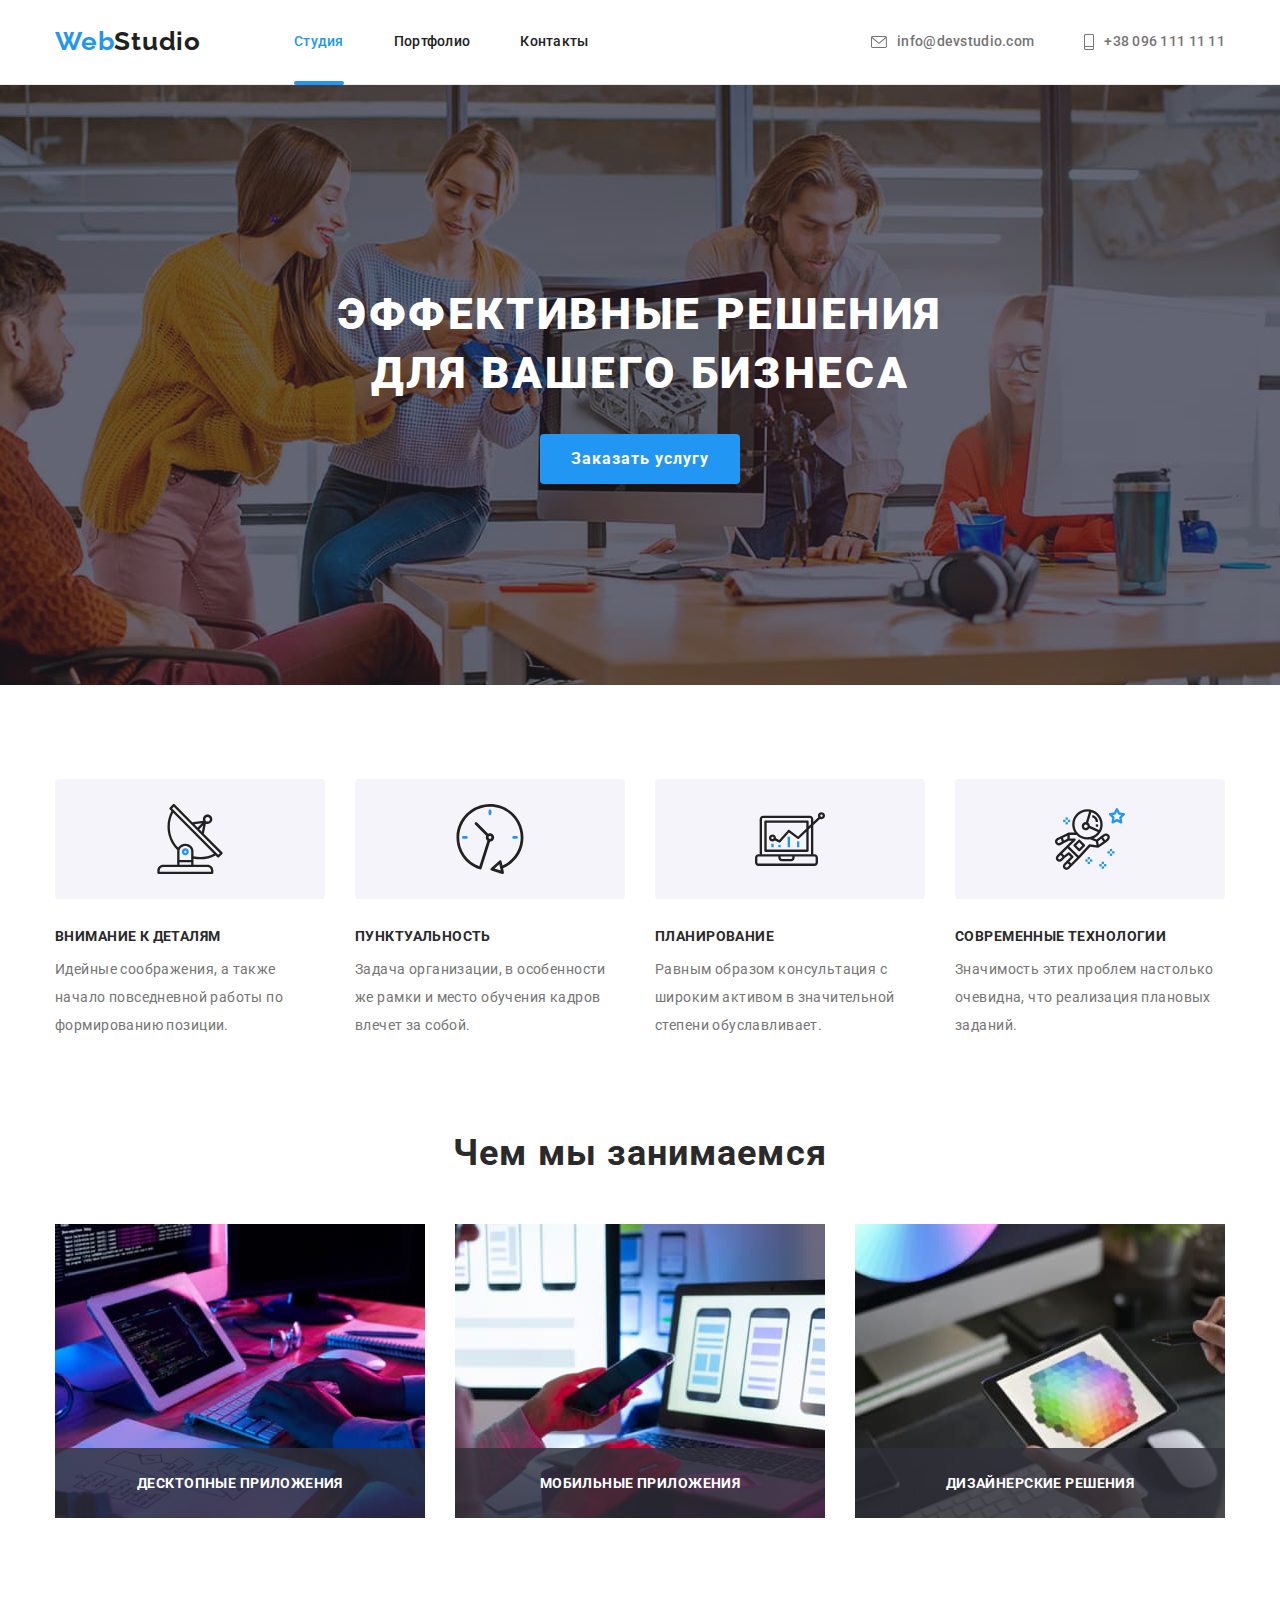
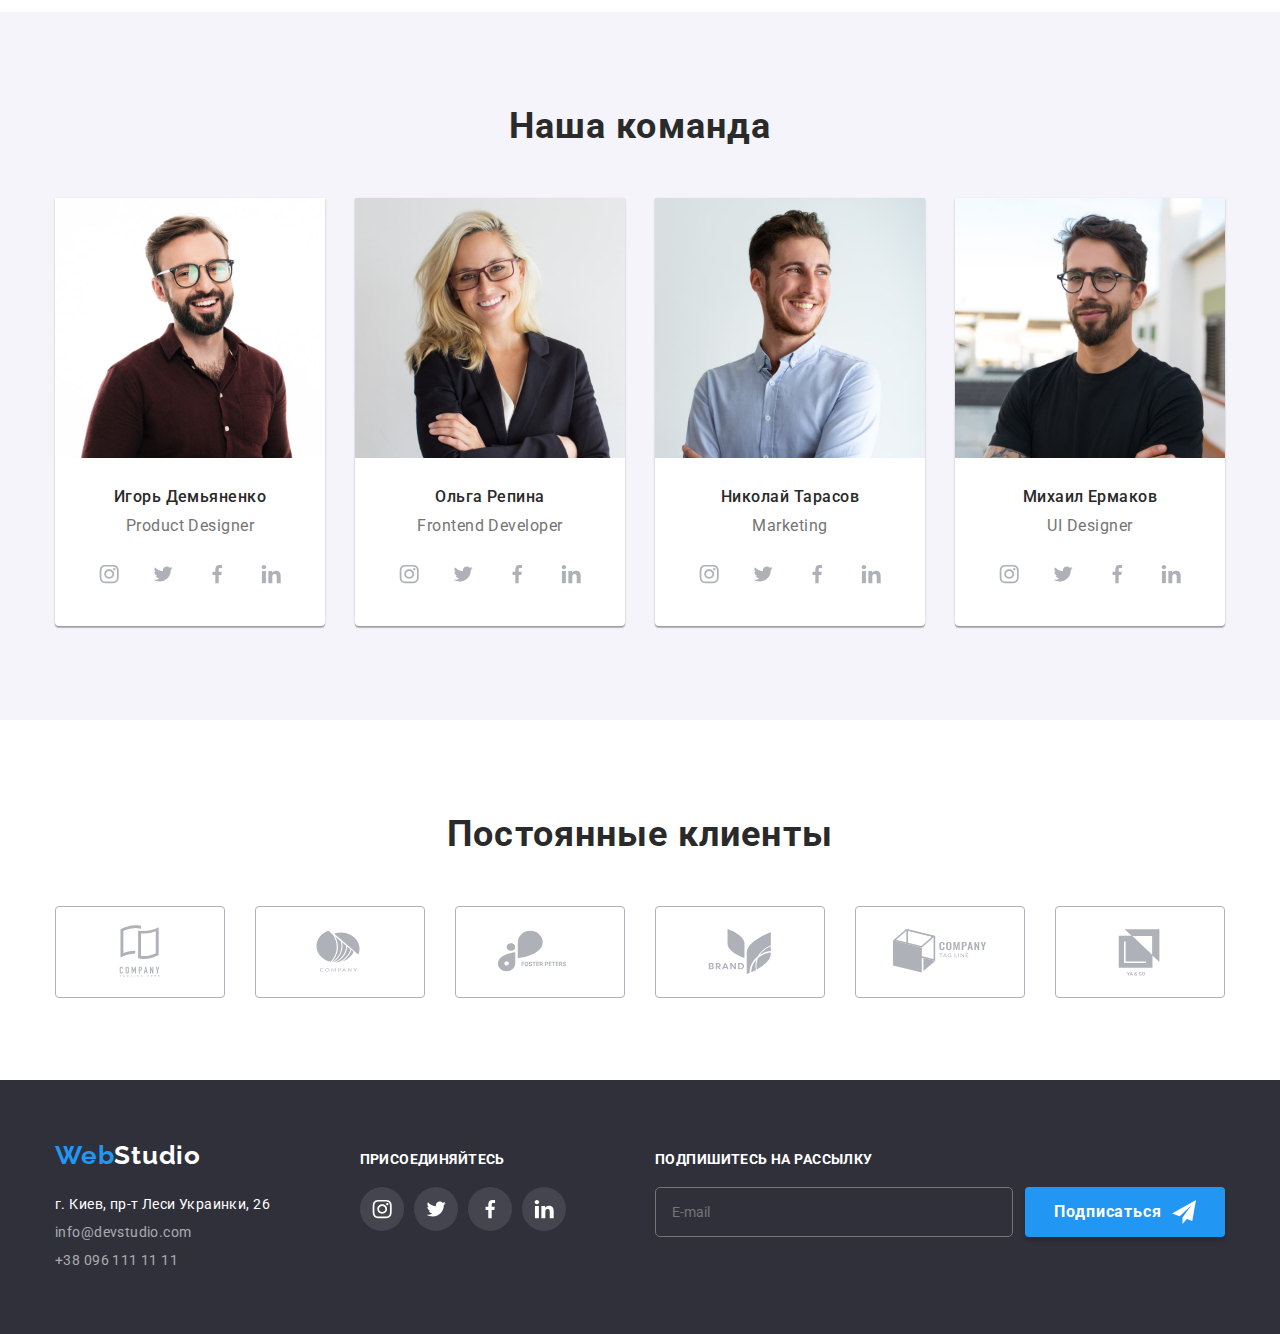
<file: index.html>
<!DOCTYPE html>
<html lang="ru">
  <head>
    <meta charset="UTF-8" />
    <meta http-equiv="X-UA-Compatible" content="IE=edge" />
    <meta name="viewport" content="width=device-width, initial-scale=1.0" />
    <title>Document</title>
    <link rel="preconnect" href="https://fonts.googleapis.com" />
    <link rel="preconnect" href="https://fonts.gstatic.com" crossorigin />
    <link
      href="https://fonts.googleapis.com/css2?family=Raleway:wght@700&family=Roboto:wght@400;500;700;900&display=swap"
      rel="stylesheet"
    />
    <link
      rel="stylesheet"
      href="https://cdnjs.cloudflare.com/ajax/libs/modern-normalize/1.1.0/modern-normalize.min.css"
    />
    <!-- <link rel="stylesheet" href="css/styles.css" /> -->
    <link rel="stylesheet" href="css/main.css" />
  </head>
  <body class="page">
    <!--шапка сайта-->
    <header class="header">
      <!--логотип-->
      <div class="container header-container">
        <nav class="main-nav">
          <a href="./index.html" class="main-nav__logo link">
            Web<span class="main-nav-logo__span">Studio</span></a
          >
          <!--Навигация-->
          <ul class="site-nav">
            <li class="site-nav__menu">
              <a href="index.html" class="site-nav__title link current">Студия</a>
            </li>
            <li class="site-nav__menu">
              <a href="portfolio.html" class="site-nav__title link">Портфолио</a>
            </li>
            <li class="site-nav__menu">
              <a href="" class="site-nav__title link">Контакты</a>
            </li>
          </ul>
        </nav>
        <!--контакты-->

        <ul class="contacts">
          <li class="contacts__item">
            <a href="mailto:info@devstudio.com" class="contacts__mail-icon contacts__site link"
              ><svg class="contacts__mail-icon contacts-mail-icon__click" width="16" height="12">
                <use href="./images/svgsprite/symbol-defs.svg#icon-mail"></use></svg
              >info@devstudio.com</a
            >
          </li>
          <li class="contacts__item">
            <a href="tel:+380961111111" class="contacts__tel-icon contacts__site link"
              ><svg class="contacts__tel-icon contacts-tel-icon__click" width="10" height="16">
                <use href="./images/svgsprite/symbol-defs.svg#icon-tel"></use>
              </svg>
              +38 096 111 11 11</a
            >
          </li>
        </ul>
      </div>
    </header>

    <main>
      <!--Герой -->
      <section class="hero">
        <div class="hero__container container">
          <h1 class="hero-container__title">
            Эффективные решения <br />
            для вашего бизнеса
          </h1>
          <button data-modal-open type="button" class="hero-container__button btn">
            Заказать услугу
          </button>
        </div>
      </section>

      <!--Преимущества-->
      <section class="benefits-section">
        <div class="container">
          <h2 class="visually-hidden">Преимущества нашей студии</h2>
          <ul class="benefits">
            <li class="benefits__item">
              <div class="benefits__box-icon">
                <svg width="70" height="70">
                  <use href="./images/svgsprite/symbol-defs.svg#icon-antenna"></use>
                </svg>
              </div>
              <h3 class="benefits__title">Внимание к деталям</h3>
              <p class="benefits__text">
                Идейные соображения, а также начало повседневной работы по формированию позиции.
              </p>
            </li>
            <li class="benefits__item">
              <div class="benefits__box-icon">
                <svg width="70" height="70">
                  <use href="./images/svgsprite/symbol-defs.svg#icon-clock"></use>
                </svg>
              </div>
              <h3 class="benefits__title">Пунктуальность</h3>
              <p class="benefits__text">
                Задача организации, в особенности же рамки и место обучения кадров влечет за собой.
              </p>
            </li>
            <li class="benefits__item">
              <div class="benefits__box-icon">
                <svg width="70" height="70">
                  <use href="./images/svgsprite/symbol-defs.svg#icon-diagram"></use>
                </svg>
              </div>
              <h3 class="benefits__title">Планирование</h3>
              <p class="benefits__text">
                Равным образом консультация с широким активом в значительной степени обуславливает.
              </p>
            </li>
            <li class="benefits__item">
              <div class="benefits__box-icon">
                <svg width="70" height="70">
                  <use href="./images/svgsprite/symbol-defs.svg#icon-astronaut"></use>
                </svg>
              </div>
              <h3 class="benefits__title">Современные технологии</h3>
              <p class="benefits__text">
                Значимость этих проблем настолько очевидна, что реализация плановых заданий.
              </p>
            </li>
          </ul>
        </div>
      </section>

      <!--Чем мы занимаемся-->
      <section class="work__section">
        <div class="work-section__container container">
          <h2 class="work-section__section-title section-title">Чем мы занимаемся</h2>
          <ul class="work__main">
            <li class="work-main__item">
              <img
                class="photo"
                width="370"
                height="294"
                src="./images/box1.jpg"
                alt="мужчина пишет код"
              />
              <div class="work__title"><p class="work__text">Десктопные приложения</p></div>
            </li>
            <li class="work-main__item">
              <img
                class="photo"
                width="370"
                height="294"
                src="./images/box2.jpg"
                alt="мужчина держит в руке телефон перед ноутбуком"
              />
              <div class="work__title"><p class="work__text">Мобильные приложения</p></div>
            </li>
            <li class="work-main__item">
              <img
                class="photo"
                width="370"
                height="294"
                src="./images/box3.jpg"
                alt="мужчина выбирает цвет на планшете"
              />
              <div class="work__title"><p class="work__text">Дизайнерские решения</p></div>
            </li>
          </ul>
        </div>
      </section>

      <!--Наша команда-->
      <section class="team">
        <div class="container">
          <h2 class="team__section-title section-title">Наша команда</h2>
          <ul class="team__pic list">
            <li class="team-pic__item">
              <img
                class="team-photo"
                width="270"
                height="260"
                src="./images/img2.jpg"
                alt="мужчина"
              />
              <div class="team-info">
                <h3 class="team-info__title">Игорь Демьяненко</h3>
                <p class="text" lang="en">Product Designer</p>

                <ul class="social-list">
                  <li class="social-list__icon">
                    <a href="" class="social-list__link">
                      <svg class="social-link-icon" width="20" height="20">
                        <use href="./images/svgsprite/symbol-defs.svg#icon-inst"></use>
                      </svg>
                    </a>
                  </li>
                  <li class="social-list__icon">
                    <a href="" class="social-list__link">
                      <svg class="social-list__logo" width="20" height="20">
                        <use href="./images/svgsprite/symbol-defs.svg#icon-twi"></use></svg
                    ></a>
                  </li>
                  <li class="social-list__icon">
                    <a href="" class="social-list__link">
                      <svg class="social-list__logo" width="20" height="20">
                        <use href="./images/svgsprite/symbol-defs.svg#icon-fb"></use></svg
                    ></a>
                  </li>
                  <li class="social-list__icon">
                    <a href="" class="social-list__link">
                      <svg class="social-list__logo" width="20" height="20">
                        <use href="./images/svgsprite/symbol-defs.svg#icon-in"></use></svg
                    ></a>
                  </li>
                </ul>
              </div>
            </li>
            <li class="team-pic__item">
              <img
                class="team-photo"
                width="270"
                height="260"
                src="./images/img3.jpg"
                alt="женщина"
              />
              <div class="team-info">
                <h3 class="team-info__title">Ольга Репина</h3>
                <p class="text" lang="en">Frontend Developer</p>
                <ul class="social-list">
                  <li class="social-list__icon">
                    <a href="" class="social-list__link">
                      <svg class="social-list__logo" width="20" height="20">
                        <use href="./images/svgsprite/symbol-defs.svg#icon-inst"></use>
                      </svg>
                    </a>
                  </li>
                  <li class="social-list__icon">
                    <a href="" class="social-list__link">
                      <svg class="social-list__logo" width="20" height="20">
                        <use href="./images/svgsprite/symbol-defs.svg#icon-twi"></use></svg
                    ></a>
                  </li>
                  <li class="social-list__icon">
                    <a href="" class="social-list__link">
                      <svg class="social-list__logo" width="20" height="20">
                        <use href="./images/svgsprite/symbol-defs.svg#icon-fb"></use></svg
                    ></a>
                  </li>
                  <li class="social-list__icon">
                    <a href="" class="social-list__link">
                      <svg class="social-list__logo" width="20" height="20">
                        <use href="./images/svgsprite/symbol-defs.svg#icon-in"></use></svg
                    ></a>
                  </li>
                </ul>
              </div>
            </li>
            <li class="team-pic__item">
              <img
                class="team-photo"
                width="270"
                height="260"
                src="./images/img4.jpg"
                alt="мужчина"
              />
              <div class="team-info">
                <h3 class="team-info__title">Николай Тарасов</h3>
                <p class="text" lang="en">Marketing</p>
                <ul class="social-list">
                  <li class="social-list__icon">
                    <a href="" class="social-list__link">
                      <svg class="social-list__logo" width="20" height="20">
                        <use href="./images/svgsprite/symbol-defs.svg#icon-inst"></use>
                      </svg>
                    </a>
                  </li>
                  <li class="social-list__icon">
                    <a href="" class="social-list__link">
                      <svg class="social-list__logo" width="20" height="20">
                        <use href="./images/svgsprite/symbol-defs.svg#icon-twi"></use></svg
                    ></a>
                  </li>
                  <li class="social-list__icon">
                    <a href="" class="social-list__link">
                      <svg class="social-list__logo" width="20" height="20">
                        <use href="./images/svgsprite/symbol-defs.svg#icon-fb"></use></svg
                    ></a>
                  </li>
                  <li class="social-list__icon">
                    <a href="" class="social-list__link">
                      <svg class="social-list__logo" width="20" height="20">
                        <use href="./images/svgsprite/symbol-defs.svg#icon-in"></use></svg
                    ></a>
                  </li>
                </ul>
              </div>
            </li>
            <li class="team-pic__item">
              <img
                class="team-photo"
                width="270"
                height="260"
                src="./images/img5.jpg"
                alt="мужчина"
              />
              <div class="team-info">
                <h3 class="team-info__title">Михаил Ермаков</h3>
                <p class="text" lang="en">UI Designer</p>
                <ul class="social-list">
                  <li class="social-list__icon">
                    <a href="" class="social-list__link">
                      <svg class="social-list__logo" width="20" height="20">
                        <use href="./images/svgsprite/symbol-defs.svg#icon-inst"></use>
                      </svg>
                    </a>
                  </li>
                  <li class="social-list__icon">
                    <a href="" class="social-list__link">
                      <svg class="social-list__logo" width="20" height="20">
                        <use href="./images/svgsprite/symbol-defs.svg#icon-twi"></use></svg
                    ></a>
                  </li>
                  <li class="social-list__icon">
                    <a href="" class="social-list__link">
                      <svg class="social-list__logo" width="20" height="20">
                        <use href="./images/svgsprite/symbol-defs.svg#icon-fb"></use></svg
                    ></a>
                  </li>
                  <li class="social-list__icon">
                    <a href="" class="social-list__link">
                      <svg class="social-list__logo" width="20" height="20">
                        <use href="./images/svgsprite/symbol-defs.svg#icon-in"></use></svg
                    ></a>
                  </li>
                </ul>
              </div>
            </li>
          </ul>
        </div>
      </section>
      <!--Постоянные клиенты-->
      <section class="clients">
        <div class="container">
          <h2 class="clients__section-title section-title">Постоянные клиенты</h2>
          <ul class="clients__list">
            <li class="clients-list__logo">
              <a href="" class="clients-list__item">
                <svg class="clients-list-item__logo" width="106" height="60">
                  <use href="./images/svgsprite/symbol-defs.svg#icon-icon1"></use>
                </svg>
              </a>
            </li>
            <li class="clients-list__logo">
              <a href="" class="clients-list__item">
                <svg class="clients-list-item__logo" width="106" height="60">
                  <use href="./images/svgsprite/symbol-defs.svg#icon-icon2"></use>
                </svg>
              </a>
            </li>
            <li class="clients-list__logo">
              <a href="" class="clients-list__item">
                <svg class="clients-list-item__logo" width="106" height="60">
                  <use href="./images/svgsprite/symbol-defs.svg#icon-icon3"></use>
                </svg>
              </a>
            </li>
            <li class="clients-list__logo">
              <a href="" class="clients-list__item">
                <svg class="clients-list-item__logo" width="106" height="60">
                  <use href="./images/svgsprite/symbol-defs.svg#icon-icon4"></use>
                </svg>
              </a>
            </li>
            <li class="clients-list__logo">
              <a href="" class="clients-list__item">
                <svg class="clients-list-item__logo" width="106" height="60">
                  <use href="./images/svgsprite/symbol-defs.svg#icon-icon5"></use>
                </svg>
              </a>
            </li>
            <li class="clients-list__logo">
              <a href="" class="clients-list__item">
                <svg class="clients-logo-link" width="106" height="60">
                  <use href="./images/svgsprite/symbol-defs.svg#icon-icon6"></use>
                </svg>
              </a>
            </li>
          </ul>
        </div>
      </section>
    </main>
    <!--Подвал-->
    <footer class="footer">
      <div class="footer__container container">
        <div class="footer__address">
          <a href="./index.html" class="footer-address__logo link"
            >Web<span class="inner">Studio</span></a
          >
          <address>
            <ul class="address-list">
              <li class="address-list__type">
                <a
                  href="https://goo.gl/maps/yP3cJNycTKbXTuei9"
                  class="address-list__map link"
                  target="_blank"
                  rel="noopener noreferrer"
                >
                  г. Киев, пр-т Леси Украинки, 26</a
                >
              </li>
              <li class="address-list__type">
                <a href="mailto:info@devstudio.com" class="address-list__info link"
                  >info@devstudio.com</a
                >
              </li>
              <li class="address-list__type">
                <a href="tel:+380961111111" class="address-list__info link">+38 096 111 11 11</a>
              </li>
            </ul>
          </address>
        </div>
        <div class="footer-social">
          <h3 class="footer-social__title">ПРИСОЕДИНЯЙТЕСЬ</h3>
          <ul class="social-list">
            <li class="social-list__icon">
              <a href="" class="social-list__link social-list__click">
                <svg class="social-list__logo" width="20" height="20">
                  <use href="./images/svgsprite/symbol-defs.svg#icon-inst"></use>
                </svg>
              </a>
            </li>
            <li class="social-list__icon">
              <a href="" class="social-list__link social-list__click">
                <svg class="social-list__logo" width="20" height="20">
                  <use href="./images/svgsprite/symbol-defs.svg#icon-twi"></use></svg
              ></a>
            </li>
            <li class="social-list__icon">
              <a href="" class="social-list__link social-list__click">
                <svg class="social-list__logo" width="20" height="20">
                  <use href="./images/svgsprite/symbol-defs.svg#icon-fb"></use></svg
              ></a>
            </li>
            <li class="social-list__icon">
              <a href="" class="social-list__link social-list__click">
                <svg class="social-list__logo" width="20" height="20">
                  <use href="./images/svgsprite/symbol-defs.svg#icon-in"></use></svg
              ></a>
            </li>
          </ul>
        </div>
        <div class="footer-form">
          <h3 class="footer-form__title">ПОДПИШИТЕСЬ НА РАССЫЛКУ</h3>
          <form class="footer-form">
            <div class="footer-form__flex">
              <input
                type="email"
                class="footer-form__input"
                name="email"
                required
                title=""
                placeholder="E-mail"
                id="user-email-footer"
              />
              <button type="submit" class="btn footer-form__btn">
                Подписаться<svg class="icon-send" width="24" height="24">
                  <use href="./images/svgsprite/symbol-defs.svg#icon-send"></use>
                </svg>
              </button>
            </div>
          </form>
        </div>
      </div>
    </footer>

    <!-- Модальное окно -->
    <div data-modal class="backdrop is-hidden">
      <div class="modal">
        <form class="form-modal">
          <button data-modal-close type="button" class="form-modal__close-modal">
            <svg class="form-modal__button-x" width="18" height="18">
              <use href="./images/svgsprite/symbol-defs.svg#icon-x"></use>
            </svg>
          </button>
          <p class="form-modal-title">Оставьте свои данные, мы вам перезвоним</p>

          <div class="brim-modal">
            <label class="brim-modal__label" for="user-name">Имя</label>
            <div class="brim-modal__box">
              <input
                type="text"
                class="brim-modal__input"
                name="user-name"
                required
                minlength="2"
                id="user-name"
              />
              <svg class="brim-modal__icon" width="18" height="18">
                <use href="./images/svgsprite/symbol-defs.svg#icon-person"></use>
              </svg>
            </div>
          </div>

          <div class="brim-modal">
            <label class="brim-modal__label" for="user-tel">Телефон</label>
            <div class="brim-modal__box">
              <input type="tel" class="brim-modal__input" name="user-tel" id="user-tel" />
              <svg class="brim-modal__icon" width="18" height="18">
                <use href="./images/svgsprite/symbol-defs.svg#icon-phone"></use>
              </svg>
            </div>
          </div>
          <div class="brim-modal">
            <label class="brim-modal__label" for="user-email">Почта</label>
            <div class="brim-modal__box">
              <input
                type="email"
                class="brim-modal__input"
                name="user-email"
                required
                title=""
                id="user-email"
              />
              <svg class="brim-modal__icon" width="18" height="18">
                <use href="./images/svgsprite/symbol-defs.svg#icon-email"></use>
              </svg>
            </div>
          </div>

          <div class="brim-modal comment">
            <label class="brim-modal__label" for="user-text">Комментарий</label>
            <div class="brim-modal__box">
              <textarea
                name="user-text"
                id="user-text"
                class="brim-modal__text"
                placeholder="Введите текст"
              ></textarea>
            </div>
          </div>
          <div class="conditions">
            <input
              type="checkbox"
              name="policy"
              id="policy"
              class="conditions__check visually-hidden"
            />
            <label for="policy" class="conditions-text">
              <span class="conditions-text__span">
                <svg class="conditions-text__icon" width="16" height="15">
                  <use href="./images/svgsprite/symbol-defs.svg#icon-check1"></use>
                </svg>
              </span>
              Соглашаюсь с рассылкой и принимаю&nbsp;
              <a href="" class="conditions-text__link">Условия договора</a>
            </label>
            <button type="submit" class="conditions__btn btn">Отправить</button>
          </div>
        </form>
      </div>
    </div>
    <script src="./js/modal.js"></script>
  </body>
</html>
</file>
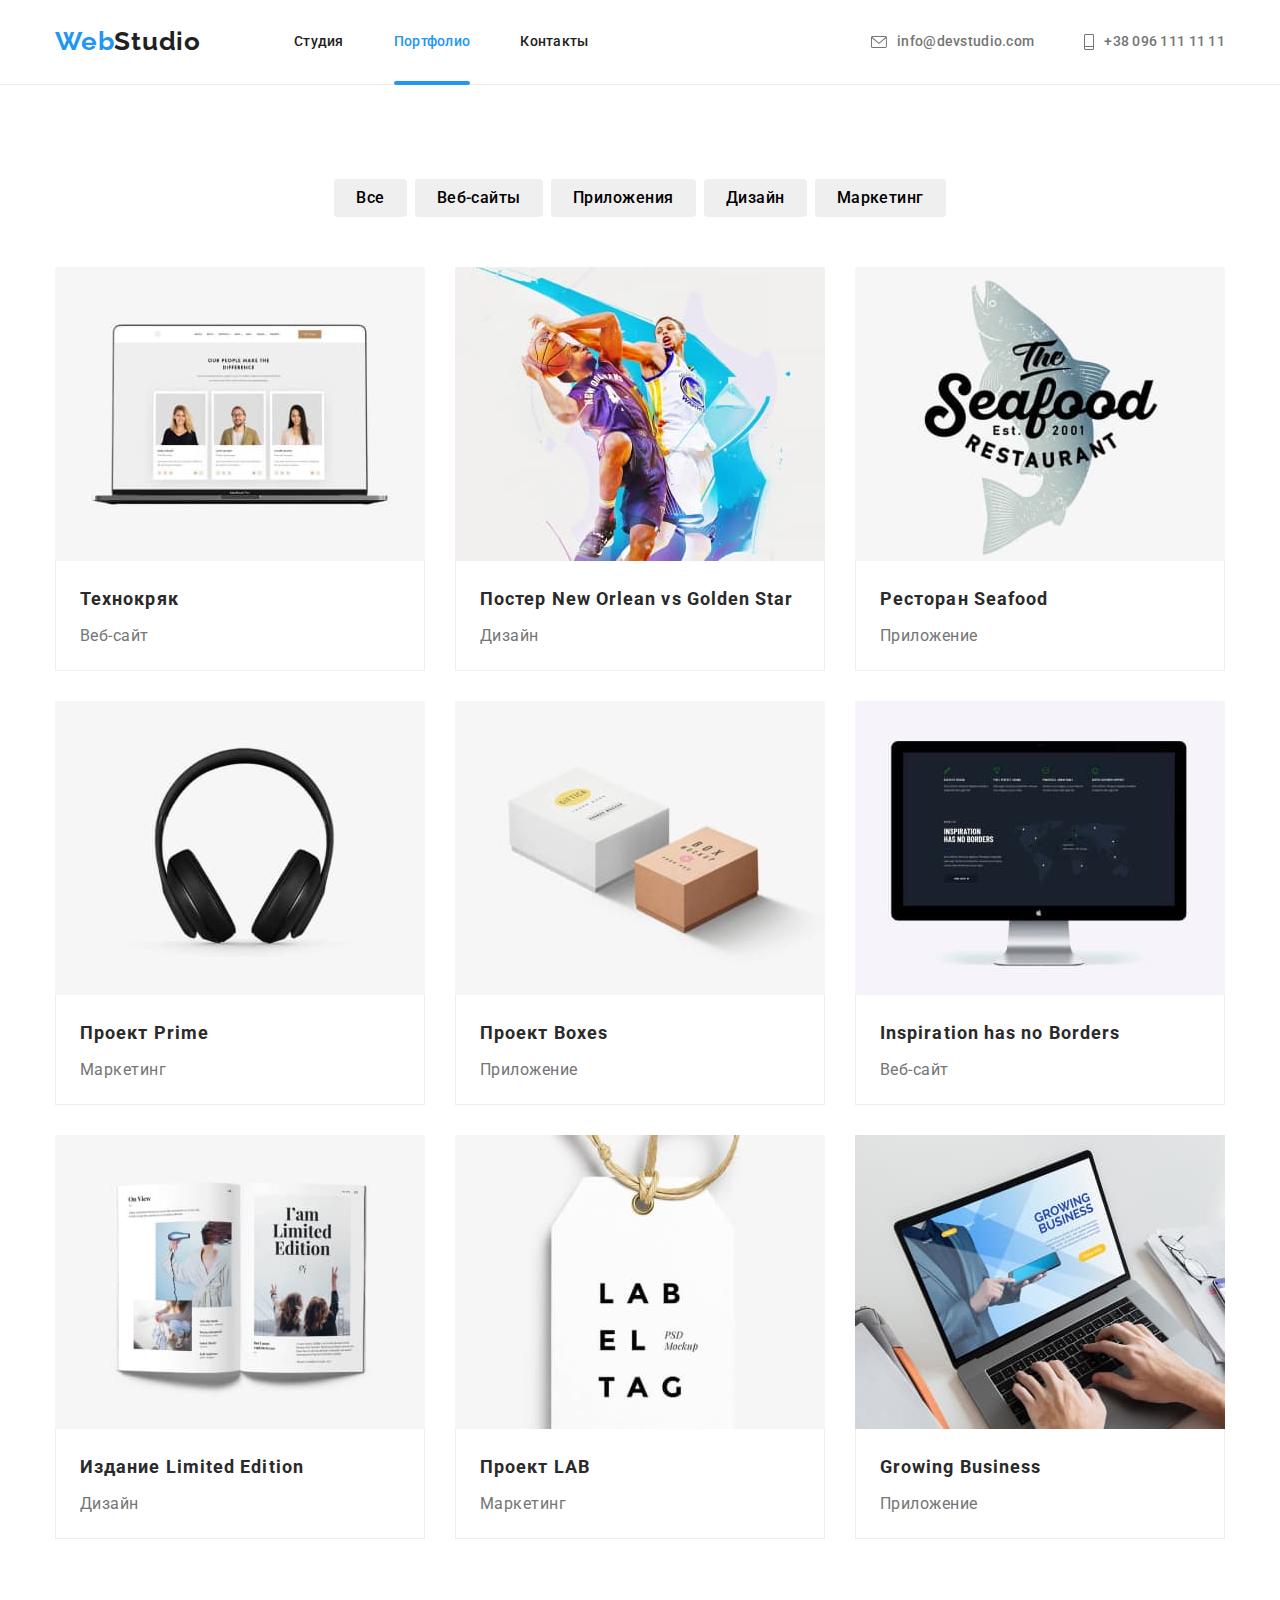
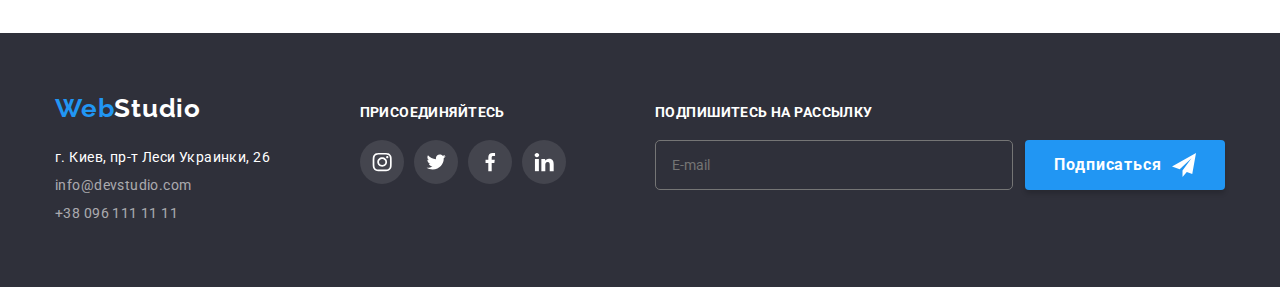
<file: portfolio.html>
<!DOCTYPE html>
<html lang="ru">
  <head>
    <meta charset="UTF-8" />
    <meta http-equiv="X-UA-Compatible" content="IE=edge" />
    <meta name="viewport" content="width=device-width, initial-scale=1.0" />
    <title>Document</title>
    <link rel="preconnect" href="https://fonts.googleapis.com" />
    <link rel="preconnect" href="https://fonts.gstatic.com" crossorigin />
    <link
      href="https://fonts.googleapis.com/css2?family=Raleway:wght@700&family=Roboto:wght@400;500;700;900&display=swap"
      rel="stylesheet"
    />
    <link
      rel="stylesheet"
      href="https://cdnjs.cloudflare.com/ajax/libs/modern-normalize/1.1.0/modern-normalize.min.css"
    />
    <!-- <link rel="stylesheet" href="css/styles.css" /> -->
    <link rel="stylesheet" href="css/main.css" />
  </head>
  <body class="page">
    <!--шапка сайта-->
    <header class="header">
      <!--логотип-->
      <div class="container header-container">
        <nav class="main-nav">
          <a href="./index.html" class="main-nav__logo link">
            Web<span class="main-nav-logo__span">Studio</span></a
          >
          <!--Навигация-->
          <ul class="site-nav">
            <li class="site-nav__menu">
              <a href="index.html" class="site-nav__title link">Студия</a>
            </li>
            <li class="site-nav__menu">
              <a href="portfolio.html" class="site-nav__title link current">Портфолио</a>
            </li>
            <li class="site-nav__menu">
              <a href="" class="site-nav__title link">Контакты</a>
            </li>
          </ul>
        </nav>
        <!--контакты-->

        <ul class="contacts">
          <li class="contacts__item">
            <a href="mailto:info@devstudio.com" class="contacts__mail-icon contacts__site link"
              ><svg class="contacts__mail-icon contacts-mail-icon__click" width="16" height="12">
                <use href="./images/svgsprite/symbol-defs.svg#icon-mail"></use></svg
              >info@devstudio.com</a
            >
          </li>
          <li class="contacts__item">
            <a href="tel:+380961111111" class="contacts__tel-icon contacts__site link"
              ><svg class="contacts__tel-icon contacts-tel-icon__click" width="10" height="16">
                <use href="./images/svgsprite/symbol-defs.svg#icon-tel"></use>
              </svg>
              +38 096 111 11 11</a
            >
          </li>
        </ul>
      </div>
    </header>
    <main>
      <!--Кнопки портфолио -->
      <section class="main">
        <h1 class="visually-hidden">Примеры работ</h1>
        <div class="container">
          <ul class="main-list">
            <li class="main-list__item">
              <button class="main-list__link" type="button">Все</button>
            </li>
            <li class="main-list__item">
              <button class="main-list__link" type="button">Веб-сайты</button>
            </li>
            <li class="main-list__item">
              <button class="main-list__link" type="button">Приложения</button>
            </li>
            <li class="main-list__item">
              <button class="main-list__link" type="button">Дизайн</button>
            </li>
            <li class="main-list__item">
              <button class="main-list__link" type="button">Маркетинг</button>
            </li>
          </ul>

          <!-- Примеры работ -->
          <ul class="examples list">
            <li class="examples__item">
              <div class="examples__ski-box">
                <img
                  class="examples__pic"
                  width="370"
                  height="294"
                  src="images/img.jpg"
                  alt="открытый ноутбук"
                />
                <p class="examples__text">
                  Технокряк это современная площадка распространения коронавируса. Компании
                  используют эту платформу для цифрового шпионажа и атак на защищённые сервера
                  конкурентов.
                </p>
              </div>
              <div class="examples__project-name">
                <h2 class="examples__title">Технокряк</h2>
                <p class="examples__title-text">Веб-сайт</p>
              </div>
            </li>

            <li class="examples__item">
              <div class="examples__ski-box">
                <img
                  class="examples__pic"
                  width="370"
                  height="294"
                  src="images/img11.jpg"
                  alt="баскетболисты в игре"
                />
                <p class="examples__text">
                  Lorem ipsum dolor sit amet consectetur adipisicing elit. Repellendus explicabo
                  voluptatem ullam facere nostrum architecto, illo eos perspiciatis? Aut, esse!
                  Aperiam, quo necessitatibus delectus provident labore neque maxime adipisci unde!
                </p>
              </div>
              <div class="examples__project-name">
                <h2 class="examples__title">
                  Постер <span lang="en">New Orlean vs Golden Star</span>
                </h2>
                <p class="examples__title-text">Дизайн</p>
              </div>
            </li>

            <li class="examples__item">
              <div class="examples__ski-box">
                <img
                  class="examples__pic"
                  width="370"
                  height="294"
                  src="images/img22.jpg"
                  alt="лого и название ресторана"
                />
                <p class="examples__text">
                  Lorem ipsum dolor sit amet, consectetur adipisicing elit. Perferendis dicta porro
                  doloremque consectetur, ad cupiditate deleniti dignissimos beatae esse explicabo
                  quo iure asperiores dolorem voluptate cumque ut fugiat, quasi necessitatibus.
                </p>
              </div>
              <div class="examples__project-name">
                <h2 class="examples__title">Ресторан <span lang="en">Seafood</span></h2>
                <p class="examples__title-text">Приложение</p>
              </div>
            </li>

            <li class="examples__item">
              <div class="examples__ski-box">
                <img
                  class="examples__pic"
                  width="370"
                  height="294"
                  src="images/img33.jpg"
                  alt="наушники"
                />
                <p class="examples__text">
                  Lorem ipsum dolor sit amet, consectetur adipisicing elit. Perferendis dicta porro
                  doloremque consectetur, ad cupiditate deleniti dignissimos beatae esse explicabo
                  quo iure asperiores dolorem voluptate cumque ut fugiat, quasi necessitatibus.
                </p>
              </div>
              <div class="examples__project-name">
                <h2 class="examples__title">Проект <span lang="en">Prime</span></h2>
                <p class="examples__title-text">Маркетинг</p>
              </div>
            </li>
            <li class="examples__item">
              <div class="examples__ski-box">
                <img
                  class="examples__pic"
                  width="370"
                  height="294"
                  src="images/img44.jpg"
                  alt="коробочки"
                />
                <p class="examples__text">
                  Lorem ipsum dolor sit amet, consectetur adipisicing elit. Perferendis dicta porro
                  doloremque consectetur, ad cupiditate deleniti dignissimos beatae esse explicabo
                  quo iure asperiores dolorem voluptate cumque ut fugiat, quasi necessitatibus.
                </p>
              </div>
              <div class="examples__project-name">
                <h2 class="examples__title">Проект <span lang="en">Boxes</span></h2>
                <p class="examples__title-text">Приложение</p>
              </div>
            </li>
            <li class="examples__item">
              <div class="examples__ski-box">
                <img
                  class="examples__pic"
                  width="370"
                  height="294"
                  src="images/img55.jpg"
                  alt="экран компьютера"
                />
                <p class="examples__text">
                  Lorem ipsum dolor sit amet, consectetur adipisicing elit. Perferendis dicta porro
                  doloremque consectetur, ad cupiditate deleniti dignissimos beatae esse explicabo
                  quo iure asperiores dolorem voluptate cumque ut fugiat, quasi necessitatibus.
                </p>
              </div>
              <div class="examples__project-name">
                <h2 class="examples__title" lang="en">Inspiration has no Borders</h2>
                <p class="examples__title-text">Веб-сайт</p>
              </div>
            </li>
            <li class="examples__item">
              <div class="examples__ski-box">
                <img
                  class="examples__pic"
                  width="370"
                  height="294"
                  src="images/img66.jpg"
                  alt="открытая книга"
                />
                <p class="examples__text">
                  Lorem ipsum dolor sit amet, consectetur adipisicing elit. Perferendis dicta porro
                  doloremque consectetur, ad cupiditate deleniti dignissimos beatae esse explicabo
                  quo iure asperiores dolorem voluptate cumque ut fugiat, quasi necessitatibus.
                </p>
              </div>
              <div class="examples__project-name">
                <h2 class="examples__title">Издание Limited Edition</h2>
                <p class="examples__title-text">Дизайн</p>
              </div>
            </li>
            <li class="examples__item">
              <div class="examples__ski-box">
                <img
                  class="examples__pic"
                  width="370"
                  height="294"
                  src="images/img77.jpg"
                  alt="бирка"
                />
                <p class="examples__text">
                  Lorem ipsum dolor sit amet, consectetur adipisicing elit. Perferendis dicta porro
                  doloremque consectetur, ad cupiditate deleniti dignissimos beatae esse explicabo
                  quo iure asperiores dolorem voluptate cumque ut fugiat, quasi necessitatibus.
                </p>
              </div>
              <div class="examples__project-name">
                <h2 class="examples__title">Проект <span lang="en">LAB</span></h2>
                <p class="examples__title-text">Маркетинг</p>
              </div>
            </li>
            <li class="examples__item">
              <div class="examples__ski-box">
                <img
                  class="examples__pic"
                  width="370"
                  height="294"
                  src="images/img88.jpg"
                  alt="мужчина печатает на ноутбуке"
                />
                <p class="examples__text">
                  Lorem ipsum dolor sit amet, consectetur adipisicing elit. Perferendis dicta porro
                  doloremque consectetur, ad cupiditate deleniti dignissimos beatae esse explicabo
                  quo iure asperiores dolorem voluptate cumque ut fugiat, quasi necessitatibus.
                </p>
              </div>
              <div class="examples__project-name">
                <h2 class="examples__title" lang="en">Growing Business</h2>
                <p class="examples__title-text">Приложение</p>
              </div>
            </li>
          </ul>
        </div>
      </section>
    </main>
    <!--Подвал-->
    <footer class="footer">
      <div class="footer__container container">
        <div class="footer__address">
          <a href="./index.html" class="footer-address__logo link"
            >Web<span class="inner">Studio</span></a
          >
          <address>
            <ul class="address-list">
              <li class="address-list__type">
                <a
                  href="https://goo.gl/maps/yP3cJNycTKbXTuei9"
                  class="address-list__map link"
                  target="_blank"
                  rel="noopener noreferrer"
                >
                  г. Киев, пр-т Леси Украинки, 26</a
                >
              </li>
              <li class="address-list__type">
                <a href="mailto:info@devstudio.com" class="address-list__info link"
                  >info@devstudio.com</a
                >
              </li>
              <li class="address-list__type">
                <a href="tel:+380961111111" class="address-list__info link">+38 096 111 11 11</a>
              </li>
            </ul>
          </address>
        </div>
        <div class="footer-social">
          <h3 class="footer-social__title">ПРИСОЕДИНЯЙТЕСЬ</h3>
          <ul class="social-list">
            <li class="social-list__icon">
              <a href="" class="social-list__link social-list__click">
                <svg class="social-list__logo" width="20" height="20">
                  <use href="./images/svgsprite/symbol-defs.svg#icon-inst"></use>
                </svg>
              </a>
            </li>
            <li class="social-list__icon">
              <a href="" class="social-list__link social-list__click">
                <svg class="social-list__logo" width="20" height="20">
                  <use href="./images/svgsprite/symbol-defs.svg#icon-twi"></use></svg
              ></a>
            </li>
            <li class="social-list__icon">
              <a href="" class="social-list__link social-list__click">
                <svg class="social-list__logo" width="20" height="20">
                  <use href="./images/svgsprite/symbol-defs.svg#icon-fb"></use></svg
              ></a>
            </li>
            <li class="social-list__icon">
              <a href="" class="social-list__link social-list__click">
                <svg class="social-list__logo" width="20" height="20">
                  <use href="./images/svgsprite/symbol-defs.svg#icon-in"></use></svg
              ></a>
            </li>
          </ul>
        </div>
        <div class="footer-form">
          <h3 class="footer-form__title">ПОДПИШИТЕСЬ НА РАССЫЛКУ</h3>
          <form class="footer-form">
            <div class="footer-form__flex">
              <input
                type="email"
                class="footer-form__input"
                name="email"
                required
                title=""
                placeholder="E-mail"
                id="user-email-footer"
              />
              <button type="submit" class="btn footer-form__btn">
                Подписаться<svg class="icon-send" width="24" height="24">
                  <use href="./images/svgsprite/symbol-defs.svg#icon-send"></use>
                </svg>
              </button>
            </div>
          </form>
        </div>
      </div>
    </footer>
  </body>
</html>
</file>
<file: css/main.css>
@charset "UTF-8";
:root {
  --primary-text-color: #212121;
  --header-contacts-text-color: #757575;
  --accent-color: #2196f3;
  --primary-white-color: #ffffff;
  --button-bg-color: #f5f4fa;
  --bg-color-hero: #2f303a;
}

.visually-hidden {
  position: absolute;
  white-space: nowrap;
  width: 1px;
  height: 1px;
  overflow: hidden;
  border: 0;
  padding: 0;
  clip: rect(0 0 0 0);
  clip-path: inset(50%);
  margin: -1px;
}

.backdrop.is-hidden {
  pointer-events: auto;
  visibility: hidden;
  opacity: 250ms;
}

.backdrop {
  z-index: 2;
  width: 100vw;
  height: 100vh;
  background-color: rgba(0, 0, 0, 0.2);
  position: fixed;
  top: 0;
  transition-timing-function: cubic-bezier(0.4, 0, 0.2, 1);
  transition-property: opacity, 600ms;
  transition-duration: 250ms;
}

.modal {
  width: 528px;
  min-height: 581px;
  background-color: #ffffff;
  border-radius: 5px;
  position: absolute;
  top: 50%;
  left: 50%;
  transform: translate(-50%, -50%);
  padding: 40px;
}

p,
h1,
h2,
h3,
h4,
h5,
h6 {
  margin: 0;
}

ul,
ol {
  margin: 0;
  padding: 0;
  list-style: none;
}

button {
  cursor: pointer;
}

address {
  font-style: normal;
}

img {
  display: block;
  width: 100%;
  height: auto;
}

body {
  color: #2a2a2a;
  background-color: var(--primary-bg-color);
  font-family: 'Roboto', sans-serif;
}

.link {
  text-decoration: none;
}

.container {
  margin: 0 auto;
  width: 1200px;
  padding-left: 15px;
  padding-right: 15px;
  margin: 0 auto;
}

.btn {
  border: none;
  display: block;
  width: 200px;
  height: 50px;
  color: var(--primary-white-color);
  background-color: var(--accent-color);
  font-family: inherit;
  font-weight: 700;
  font-size: 16px;
  line-height: 1.87;
  letter-spacing: 0.06em;
  border-radius: 4px;
  box-shadow: 0px 4px 4px rgba(0, 0, 0, 0.15);
  transition-property: box-shadow;
  transition-duration: 250ms;
  transition-timing-function: cubic-bezier(0.4, 0, 0.2, 1);
}

.btn:hover {
  box-shadow: 0px 4px 4px rgba(0, 0, 0, 0.15);
}

/* логотип */
.main-nav__logo {
  color: var(--accent-color);
  font-family: raleway;
  font-weight: 700;
  font-size: 26px;
  line-height: 1.19;
  letter-spacing: 0.03em;
  padding-top: 24px;
  padding-bottom: 25px;
}

.section-title {
  margin-bottom: 50px;
  font-weight: 700;
  font-size: 36px;
  line-height: 1.16;
  text-align: center;
  letter-spacing: 0.03em;
}

.header {
  border-bottom: 1px solid #ececec;
}

.header .main-nav-logo__span {
  color: var(--primary-text-color);
}

/* логотип */
/* навигация */
.header-container {
  display: flex;
  align-items: center;
}

.main-nav__logo.link {
  margin-right: 93px;
  display: block;
}

.main-nav {
  display: flex;
  align-items: center;
}

.site-nav {
  display: flex;
}

.site-nav__menu + .site-nav__menu {
  margin-left: 50px;
}

.site-nav__menu .current {
  color: var(--accent-color);
}

.site-nav__menu .current::after {
  background-color: var(--accent-color);
  content: '';
  position: absolute;
  width: 100%;
  height: 4px;
  border-radius: 2px;
  left: 0px;
  bottom: -1px;
}

.site-nav__title {
  display: flex;
  color: var(--primary-text-color);
  font-weight: 500;
  font-size: 14px;
  line-height: 1.4;
  letter-spacing: 0.02em;
  padding-top: 32px;
  padding-bottom: 32px;
  position: relative;
  transition-property: color;
  transition-duration: 250ms;
  transition-timing-function: cubic-bezier(0.4, 0, 0.2, 1);
}

.site-nav__title:hover, .site-nav__title:focus {
  color: var(--accent-color);
}

/* контакты */
.contacts {
  display: flex;
  margin-left: auto;
}

.contacts__site {
  display: flex;
  color: var(--header-contacts-text-color);
  font-weight: 500;
  font-size: 14px;
  line-height: 1.4;
  letter-spacing: 0.02em;
  transition-property: color;
  transition-duration: 250ms;
  transition-timing-function: cubic-bezier(0.4, 0, 0.2, 1);
}

.contacts__site .site-nav__item + .site-nav__item {
  margin-left: 50px;
}

.contacts__item + .contacts__item {
  margin-left: 50px;
}

.contacts-mail-icon__click {
  margin-right: 10px;
}

.contacts__mail-icon:hover .contacts-mail-icon__click,
.contacts__mail-icon:focus .contacts-mail-icon__click {
  fill: var(--accent-color);
}

.contacts-tel-icon__click {
  margin-right: 10px;
}

.contacts__tel-icon:hover .contacts-tel-icon__click,
.contacts__tel-icon:focus .contacts-tel-icon__click {
  fill: var(--accent-color);
}

.contacts__mail-icon {
  justify-content: center;
  align-items: center;
  fill: var(--header-contacts-text-color);
  position: relative;
  transition-property: color;
  transition-duration: 250ms;
  transition-timing-function: cubic-bezier(0.4, 0, 0.2, 1);
}

.contacts__mail-icon:hover, .contacts__mail-icon:focus {
  color: var(--accent-color);
}

.contacts__tel-icon {
  justify-content: center;
  align-items: center;
  fill: var(--header-contacts-text-color);
  position: relative;
  transition-property: color;
  transition-duration: 250ms;
  transition-timing-function: cubic-bezier(0.4, 0, 0.2, 1);
}

.contacts__tel-icon:hover, .contacts__tel-icon:focus {
  color: var(--accent-color);
}

.hero {
  background-color: #c4c4c4;
  margin-left: auto;
  margin-right: auto;
  height: 600px;
  max-width: 1600px;
  background-image: linear-gradient(rgba(47, 48, 58, 0.4), rgba(47, 48, 58, 0.4)), url("../images/heroimg.jpg");
  background-position: center;
  background-size: cover;
  background-repeat: no-repeat;
  text-align: center;
  padding-top: 200px;
  padding-bottom: 200px;
}

.hero-container__button {
  margin: 0 auto;
}

.hero-container__title {
  color: var(--primary-white-color);
  font-weight: 900;
  font-size: 44px;
  line-height: 1.36;
  letter-spacing: 0.06em;
  text-transform: uppercase;
  text-align: center;
  margin-bottom: 30px;
  margin-left: auto;
  margin-right: auto;
}

.benefits-section {
  padding-top: 94px;
  padding-bottom: 94px;
}

.benefits {
  display: flex;
}

.benefits__box-icon {
  background-color: #f5f4fa;
  display: flex;
  align-items: center;
  justify-content: center;
  border-radius: 4px;
  margin-bottom: 30px;
  width: 270px;
  height: 120px;
}

.benefits .benefits__item {
  width: 270px;
}

.benefits .benefits__item + .benefits__item {
  margin-left: 30px;
}

.benefits .benefits__title {
  margin-bottom: 10px;
  font-weight: 700;
  font-size: 14px;
  line-height: 1.14;
  letter-spacing: 0.03em;
  text-transform: uppercase;
}

.benefits .benefits__text {
  color: var(--header-contacts-text-color);
  font-size: 14px;
  line-height: 2;
  letter-spacing: 0.03em;
}

.work__section {
  padding-bottom: 94px;
}

.work__section .work__main {
  display: flex;
  position: relative;
}

.work__main .work-main__item + .work-main__item {
  margin-left: 30px;
}

.work-main__item {
  position: relative;
}

.work__title {
  display: flex;
  align-items: center;
  justify-content: center;
  position: absolute;
  top: 224px;
  bottom: 0;
  width: 370px;
  height: 70px;
  background-color: rgba(47, 48, 58, 0.8);
}

.work__text {
  display: flex;
  justify-content: center;
  font-weight: 700;
  font-size: 14px;
  line-height: 16px;
  text-align: center;
  letter-spacing: 0.03em;
  text-transform: uppercase;
  color: #ffffff;
}

.team {
  background-color: #f5f4fa;
  padding-top: 94px;
  padding-bottom: 94px;
}

.team__pic {
  display: flex;
}

.team__pic .text {
  margin-bottom: 16px;
  color: var(--header-contacts-text-color);
  font-size: 16px;
  line-height: 1.18;
  letter-spacing: 0.03em;
}

.team__pic .team-info__title {
  margin-bottom: 10px;
  font-weight: 500;
  font-size: 16px;
  line-height: 1.18;
  letter-spacing: 0.03em;
}

.team-pic__item {
  text-align: center;
  background-color: var(--primary-white-color);
  box-shadow: 0px 1px 3px rgba(0, 0, 0, 0.12), 0px 1px 1px rgba(0, 0, 0, 0.14), 0px 2px 1px rgba(0, 0, 0, 0.2);
  border-radius: 0 0 4px 4px;
}

.team-pic__item + .team-pic__item {
  margin-left: 30px;
}

.team-info {
  padding-top: 30px;
  padding-bottom: 30px;
}

.social-list__link {
  width: 44px;
  height: 44px;
  align-items: center;
  justify-content: center;
  fill: #afb1b8;
  background-color: rgba(255, 255, 255, 0.1);
  border-radius: 50%;
  display: flex;
  transition-property: color, background-color;
  transition-duration: 250ms;
  transition-timing-function: cubic-bezier(0.4, 0, 0.2, 1);
}

.social-list__link:hover, .social-list__link:focus {
  background-color: var(--accent-color);
}

.social-list__logo {
  transition-property: fill;
  transition-duration: 250ms;
  transition-timing-function: cubic-bezier(0.4, 0, 0.2, 1);
}

.social-list__link:hover .social-list__logo,
.social-list__link:focus .social-list__logo {
  fill: var(--primary-white-color);
}

.social-list {
  display: flex;
  flex-wrap: wrap;
  justify-content: center;
}

.social-list__icon + .social-list__icon {
  margin-left: 10px;
}

.clients {
  padding-top: 94px;
  padding-bottom: 82px;
  background-color: var(--primary-white-color);
}

.clients-list__logo:not(:last-child) {
  margin-right: 30px;
}

.clients__list {
  display: flex;
  justify-content: center;
}

.clients-list__item {
  display: flex;
  justify-content: center;
  align-items: center;
  border: 1px solid #afb1b8;
  border-radius: 4px;
  width: 170px;
  height: 92px;
  fill: #afb1b8;
  transition-property: color;
  transition-duration: 250ms;
  transition-timing-function: cubic-bezier(0.4, 0, 0.2, 1);
}

.clients-list__item:hover, .clients-list__item:focus {
  border-color: var(--accent-color);
}

.clients-list-item__logo {
  transition-property: fill;
  transition-duration: 250ms;
  transition-timing-function: cubic-bezier(0.4, 0, 0.2, 1);
}

.clients-list__item:hover .clients-list-item__logo,
.clients-list__item:focus .clients-list-item__logo {
  fill: var(--accent-color);
}

.footer {
  padding-top: 60px;
  padding-bottom: 60px;
  background-color: var(--bg-color-hero);
}

.footer-address__logo {
  color: var(--accent-color);
  font-family: raleway;
  font-weight: 700;
  font-size: 26px;
  line-height: 1.19;
  letter-spacing: 0.03em;
  margin-bottom: 20px;
  display: inline-block;
}

.footer .inner {
  color: var(--primary-white-color);
}

.footer .address-list__map {
  color: var(--primary-white-color);
  font-size: 14px;
  line-height: 2;
  letter-spacing: 0.03em;
  transition-property: color, background-color;
  transition-duration: 250ms;
  transition-timing-function: cubic-bezier(0.4, 0, 0.2, 1);
}

.footer .address-list__map:hover, .footer .address-list__map:focus {
  color: var(--accent-color);
}

.footer .type {
  margin-bottom: 10px;
}

.footer__container .address-list__info {
  color: rgba(255, 255, 255, 0.6);
  font-size: 14px;
  line-height: 2;
  letter-spacing: 0.03em;
  position: relative;
  transition-property: var(--accent-color);
  transition-duration: 250ms;
  transition-timing-function: cubic-bezier(0.4, 0, 0.2, 1);
}

.footer__container .address-list__info:hover, .footer__container .address-list__info:focus {
  color: var(--accent-color);
}

.footer__container {
  display: flex;
  align-items: baseline;
  justify-content: space-between;
}

.footer-social__title,
.footer-form__title {
  margin-bottom: 20px;
  font-weight: 700px;
  font-size: 14px;
  line-height: 16px;
  letter-spacing: 0.03em;
  color: var(--primary-white-color);
}

.social-list__color {
  color: var(--primary-white-color);
}

.social-list__click {
  width: 44px;
  height: 44px;
  align-items: center;
  justify-content: center;
  fill: var(--primary-white-color);
  background-color: rgba(255, 255, 255, 0.1);
  border-radius: 50%;
  display: flex;
  transition-property: var(--header-contacts-text-color);
  transition-duration: 250ms;
  transition-timing-function: cubic-bezier(0.4, 0, 0.2, 1);
}

.social-list__click:hover, .social-list__click:focus {
  background-color: var(--accent-color);
}

.footer-form__flex {
  display: flex;
  align-items: center;
}

.icon-send {
  margin-left: 10px;
}

.footer-form__btn {
  margin-left: 12px;
  display: flex;
  align-items: center;
  justify-content: center;
}

.footer-form__input {
  outline: none;
  cursor: pointer;
  color: var(--primary-white-color);
  width: 358px;
  height: 50px;
  border-radius: 5px;
  border: 1px solid #757575;
  background-color: transparent;
  padding-left: 16px;
  font-size: 14px;
}

.main {
  padding-top: 94px;
  padding-bottom: 94px;
}

.main-list {
  display: flex;
  justify-content: center;
  margin-bottom: 50px;
}

.main-list .main-list__item + .main-list__item {
  margin-left: 8px;
}

.examples {
  display: flex;
  flex-wrap: wrap;
}

.examples .examples__item {
  cursor: pointer;
  position: relative;
  transition-property: box-shadow;
  transition-duration: 250ms;
  transition-timing-function: cubic-bezier(0.4, 0, 0.2, 1);
}

.examples .examples__item:hover {
  box-shadow: 0px 1px 1px rgba(0, 0, 0, 0.12), 0px 4px 4px rgba(0, 0, 0, 0.06), 1px 4px 6px rgba(0, 0, 0, 0.16);
}

.examples .examples__title {
  font-weight: 700;
  font-size: 18px;
  line-height: 2;
  letter-spacing: 0.06em;
}

.examples .examples__title-text {
  color: var(--header-contacts-text-color);
  font-size: 16px;
  line-height: 1.87;
  letter-spacing: 0.03em;
}

.examples__item {
  width: 370px;
  height: 404px;
  margin-right: 30px;
  margin-bottom: 30px;
}

.examples__item:nth-last-child(-n + 3) {
  margin-bottom: 0;
}

.examples__item:nth-child(3n) {
  margin-right: 0px;
}

.examples__ski-box {
  position: relative;
  overflow: hidden;
}

.examples__text {
  position: absolute;
  padding: 63px 24px;
  background-color: rgba(33, 150, 243, 0.9);
  left: 0;
  top: 0;
  font-size: 18px;
  line-height: 28px;
  letter-spacing: 0.03em;
  color: #ffffff;
  height: 100%;
  transform: translateY(100%);
  transition: transform;
  transition-duration: 750ms;
  transition-timing-function: cubic-bezier(0.4, 0, 0.2, 1);
}

.examples__item:hover .examples__text {
  transform: translateY(0);
}

.examples__project-name {
  padding: 20px 24px;
  border: 1px solid #eeeeee;
  border-top: none;
}

.main-list .main-list__link {
  border: none;
  font-family: inherit;
  font-weight: 500;
  font-size: 16px;
  line-height: 1.62;
  text-align: center;
  letter-spacing: 0.03em;
  border-radius: 4px;
  padding: 6px 22px;
  position: relative;
  transition-property: color, background-color, box-shadow;
  transition-duration: 250ms;
  transition-timing-function: cubic-bezier(0.4, 0, 0.2, 1);
}

.main-list .main-list__link:hover, .main-list .main-list__link:focus {
  color: var(--primary-white-color);
  background-color: var(--accent-color);
  box-shadow: 0px 4px 4px rgba(0, 0, 0, 0.25);
}

.main-list .main-list__link:current {
  color: var(--accent-color);
}

.examples__item .examples__title {
  margin-bottom: 4px;
}

.form-modal__close-modal {
  position: absolute;
  top: 10px;
  right: 10px;
  border: 1px solid rgba(0, 0, 0, 0.1);
  border-radius: 50%;
  background-color: transparent;
  width: 30px;
  height: 30px;
  display: flex;
  justify-content: center;
  align-items: center;
  transition-property: border-color;
  transition-duration: 250ms;
  transition-timing-function: cubic-bezier(0.4, 0, 0.2, 1);
}

.form-modal__close-modal:hover, .form-modal__close-modal:focus {
  border-color: var(--accent-color);
}

.form-modal__button-x {
  transition-property: fill;
  transition-duration: 250ms;
  transition-timing-function: cubic-bezier(0.4, 0, 0.2, 1);
}

.form-modal__close-modal:hover .form-modal__button-x,
.form-modal__close-modal:focus .form-modal__button-x {
  fill: var(--accent-color);
}

.form-modal-title {
  font-weight: 700;
  font-size: 20px;
  text-align: center;
  font-weight: 700;
  letter-spacing: 0.03em;
  margin-bottom: 12px;
  text-align: center;
}

.brim-modal {
  margin-bottom: 10px;
}

.comment {
  margin-bottom: 20px;
}

.brim-modal__icon {
  position: absolute;
  left: 12px;
  top: 50%;
  transform: translateY(-50%);
  fill: var(--primary-text-color);
  transition-property: fill;
  transition-duration: 1000ms;
  transition-timing-function: cubic-bezier(0.4, 0, 0.2, 1);
}

.brim-modal__input:hover + .brim-modal__icon,
.brim-modal__input:focus + .brim-modal__icon {
  fill: var(--accent-color);
}

.brim-modal__box {
  position: relative;
}

.brim-modal__input,
.brim-modal__text {
  outline: none;
  cursor: pointer;
  width: 100%;
  border-radius: 5px;
  border: 1px solid rgba(33, 33, 33, 0.2);
  background-color: transparent;
  padding-left: 30px;
  padding-right: 10px;
  font-size: 14px;
}

.brim-modal__input {
  height: 40px;
  transition-property: border-color;
  transition-duration: 250ms;
  transition-timing-function: cubic-bezier(0.4, 0, 0.2, 1);
}

.brim-modal__input:hover, .brim-modal__input:focus {
  border-color: var(--accent-color);
}

.brim-modal__text {
  width: 448px;
  height: 138px;
  padding-top: 12px;
  padding-bottom: 12px;
  padding-right: 16px;
  padding-left: 16px;
  resize: none;
  transition-property: border-color;
  transition-duration: 250ms;
  transition-timing-function: cubic-bezier(0.4, 0, 0.2, 1);
  color: var(--primary-text-color);
}

.brim-modal__text:hover, .brim-modal__text:focus {
  border-color: var(--accent-color);
}

.brim-modal__label {
  font-size: 12px;
  color: rgba(117, 117, 117, 0.5);
  display: block;
  margin-bottom: 4px;
}

.conditions-text {
  font-size: 14px;
  letter-spacing: 0.01em;
  color: #757575;
  display: flex;
  justify-content: center;
  align-items: center;
  margin-bottom: 30px;
}

.conditions-text__icon {
  cursor: pointer;
  fill: transparent;
}

.conditions-text__icon:checked + .modal-check-text .conditions-text__icon {
  fill: #ffffff;
}

.conditions__btn {
  margin: 0 auto;
}

.conditions-text {
  letter-spacing: 0.03em;
  color: #757575;
}

.conditions-text .conditions-text__span {
  width: 16px;
  height: 15px;
  display: flex;
  align-items: center;
  justify-content: center;
  border: 2px solid #303030;
  border-radius: 2px;
  margin-right: 5px;
}

.conditions__check:checked + .conditions-text .conditions-text__span {
  background-color: var(--accent-color);
  border: none;
}

.conditions-text__link:visited {
  color: var(--accent-color);
}
/*# sourceMappingURL=main.css.map */
</file>
